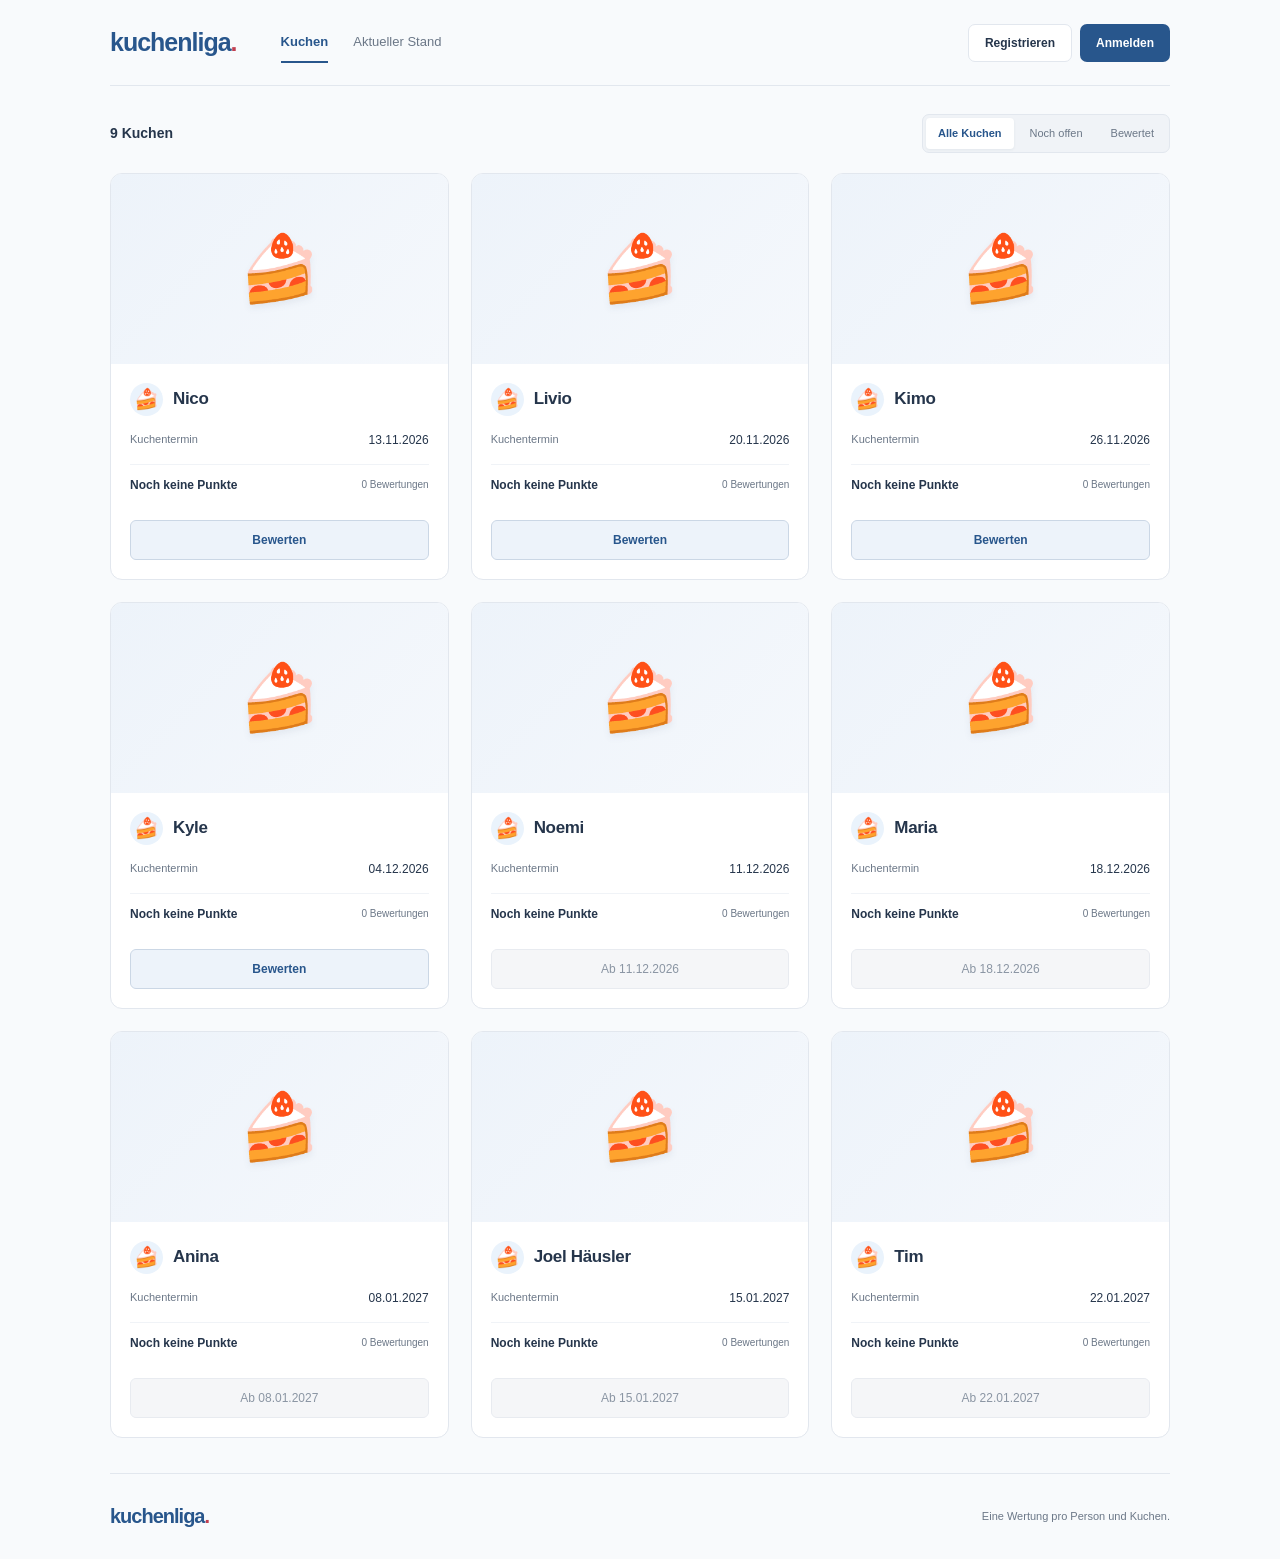
<file: index.html>
<!doctype html>
<html lang="de-CH">
<head>
  <meta charset="utf-8">
  <meta name="viewport" content="width=device-width, initial-scale=1">
  <meta name="theme-color" content="#eaf3fc">
  <meta name="description" content="Die Kuchenliga unserer Klasse. Kuchen probieren, ehrlich bewerten und gemeinsam den Favoriten finden.">
  <title>Kuchenliga · Ein Stück Klassenliebe</title>
  <link rel="icon" type="image/svg+xml" href="./favicon.svg">
  <link rel="stylesheet" href="./styles.1fde2254679e.css">
  <script type="module" src="./app.036a0ec8f0bc.js"></script>
</head>
<body>
  <a class="skip" href="#main">Zum Inhalt</a>
  <header class="site-header wrap">
    <a class="brand" href="./" aria-label="Kuchenliga Startseite">kuchenliga<span class="brand-dot">.</span></a>
    <nav class="main-nav" aria-label="Hauptnavigation"><button class="nav-link active" data-view="cakes">Kuchen</button><button class="nav-link" data-view="ranking">Aktueller Stand</button></nav>
    <div id="account"><div class="auth-actions"><button class="button small outline" data-register>Registrieren</button><button class="button small dark" data-login>Anmelden</button></div></div>
  </header>
  <main id="main">
    <section class="league wrap" aria-label="Kuchenliga">
      <div id="mode-banner" hidden></div>
      <div id="notice" class="notice" role="status" aria-live="polite" hidden></div>
      <div id="view-cakes">
        <div class="section-head"><div><h1 class="sr-only">Kuchenübersicht <span class="count">9</span></h1><span class="list-summary">9 Kuchen</span></div><div class="filters" aria-label="Kuchen filtern"><button class="filter active" data-filter="all" aria-pressed="true">Alle Kuchen</button><button class="filter" data-filter="open" aria-pressed="false">Noch offen</button><button class="filter" data-filter="done" aria-pressed="false">Bewertet</button></div></div>
        <div id="progress" hidden></div><div id="cakes" class="cake-grid"></div>
        
      </div>
      <div id="view-ranking" hidden><div class="section-head"><div><h1 class="sr-only">Aktueller Stand</h1><span class="list-summary">Durchschnittliche Punkte</span></div><button id="refresh" class="button outline small">Aktualisieren</button></div><div id="ranking"></div></div>
      <div id="view-schedule" hidden><p class="section-kicker">Alle Termine auf einen Blick.</p><h2>Unser Kuchenplan</h2><p class="section-intro">Bewerten geht erst ab dem jeweiligen Datum. Berny, Joel Stocker und Raphael stimmen mit ab, ohne selbst einen Kuchen mitzubringen.</p><div id="schedule-list"></div></div><div id="view-rules" hidden><p class="section-kicker">So funktioniert es.</p><h2>Unsere Spielregeln</h2><div class="rules-grid"><article><span aria-hidden="true">🥧</span><h3>Die Klasse backt.</h3><p>Neun Kuchen, zwölf Stimmen. Berny, Joel Stocker und Raphael bewerten mit, ohne selbst zu backen. Probiert erst, bevor ihr Punkte verteilt.</p></article><article><span aria-hidden="true">✦</span><h3>Dein Geschmack zählt.</h3><p>Vergib 1 bis 10 Punkte. 1 bedeutet «nicht mein Fall», 10 bedeutet «bitte noch ein Stück».</p></article><article><span aria-hidden="true">🔒</span><h3>Einmal ist einmal.</h3><p>Eine abgesendete Wertung ist endgültig. Deinen eigenen Kuchen kannst du nicht bewerten. Andere Kuchen werden erst ab ihrem geplanten Datum freigeschaltet.</p></article><article><span aria-hidden="true">♥</span><h3>Bleibt unter euch.</h3><p>Teile dein Passwort nicht. Andere sehen die Durchschnittspunkte, aber nicht deine einzelne Bewertung.</p></article></div></div>
    </section>
  </main>
  <footer class="wrap"><a class="brand" href="./">kuchenliga<span class="brand-dot">.</span></a><p>Eine Wertung pro Person und Kuchen.</p></footer>
  <dialog id="login-dialog" aria-labelledby="login-title"><button class="close" data-close aria-label="Schliessen">×</button><h2 id="login-title">Anmelden</h2><p>Melde dich mit deinem persönlichen Klassen-Zugang an.</p><form id="login-form"><label for="person">Dein Name</label><select id="person" name="person" required><option value="">Bitte auswählen</option></select><label for="password">Dein Passwort</label><input id="password" type="password" name="password" autocomplete="current-password" required minlength="12"><p id="login-error" class="error" role="alert" hidden></p><button class="button cherry full" id="login-submit" type="submit">Jetzt anmelden</button></form><p class="dialog-foot">Noch kein Zugang? <button class="text-button" data-register>Jetzt registrieren</button></p></dialog>
  <dialog id="vote-dialog" aria-labelledby="vote-title"><button class="close" data-close aria-label="Schliessen">×</button><p class="section-kicker">Kuchen bewerten</p><h2 id="vote-title"></h2><p>Wie hat dir der Kuchen geschmeckt?</p><fieldset class="score-field"><legend class="sr-only">Punkte von 1 bis 10</legend><div id="score-buttons" class="score-buttons"></div></fieldset><div class="score-scale"><span>Nicht mein Fall</span><span>Bitte noch ein Stück!</span></div><div id="selection-summary" class="selection-summary">Wähle deine Punktzahl.</div><p id="preview-note" class="preview-note" hidden>Vorschau: Es werden keine Stimmen gespeichert.</p><label class="confirmation"><input type="checkbox" id="vote-confirm"> <span>Ich bestätige meine endgültige Bewertung.</span></label><p class="dialog-foot">Nach dem Absenden kannst du deine Wertung nicht mehr ändern.</p><p id="vote-error" class="error" role="alert" hidden></p><button class="button cherry full" id="submit-vote" disabled>Verbindlich bewerten</button></dialog>
<dialog id="profile-dialog" aria-labelledby="profile-title"><button class="close" data-close aria-label="Schliessen">×</button><div id="profile-preview" class="profile-preview" aria-hidden="true">🍰</div><h2 id="profile-title">Mein Profil</h2><p id="profile-name"></p><label class="file-label" for="profile-photo-file">Dein Profilbild</label><input id="profile-photo-file" type="file" accept="image/jpeg,image/png,image/webp"><button id="remove-profile-photo" class="text-button" type="button" hidden>Profilbild entfernen</button><h3 class="option-label">Oder ein Emoji</h3><div id="avatar-options" class="avatar-options" aria-label="Avatar auswählen"></div><h3 class="option-label">Deine Farbe</h3><div id="color-options" class="color-options" aria-label="Profilfarbe auswählen"></div><p id="profile-error" class="error" role="alert" hidden></p><button id="save-profile" class="button cherry full">Profil speichern</button></dialog>
<dialog id="photo-dialog" aria-labelledby="photo-title"><button class="close" data-close aria-label="Schliessen">×</button><h2 id="photo-title">Dein Kuchenfoto</h2><p>JPG, PNG oder WebP, bis 10 MB.</p><label class="file-label" for="cake-photo-file">Foto auswählen</label><input id="cake-photo-file" type="file" accept="image/jpeg,image/png,image/webp"><img id="photo-preview" class="photo-preview" alt="Vorschau deines Kuchenfotos" hidden><p id="photo-error" class="error" role="alert" hidden></p><button id="save-photo" class="button full" disabled>Foto speichern</button></dialog>
<dialog id="registration-dialog" aria-labelledby="registration-title"><button class="close" data-close aria-label="Schliessen">×</button><h2 id="registration-title">Registrieren</h2><p>Wähle deinen Namen und lege dein eigenes Passwort fest.</p><form id="registration-form"><label for="register-person">Dein Name</label><select id="register-person" required><option value="">Bitte auswählen</option></select><label for="new-password">Neues Passwort</label><input id="new-password" type="password" autocomplete="new-password" required minlength="12" maxlength="128"><label for="repeat-password">Passwort wiederholen</label><input id="repeat-password" type="password" autocomplete="new-password" required minlength="12" maxlength="128"><p class="dialog-foot">Mindestens 12 Zeichen. Wähle ein Passwort, das nur du kennst.</p><p id="registration-error" class="error" role="alert" hidden></p><button id="register-submit" type="submit" class="button full">Registrieren</button></form></dialog>
</body>
</html>
</file>
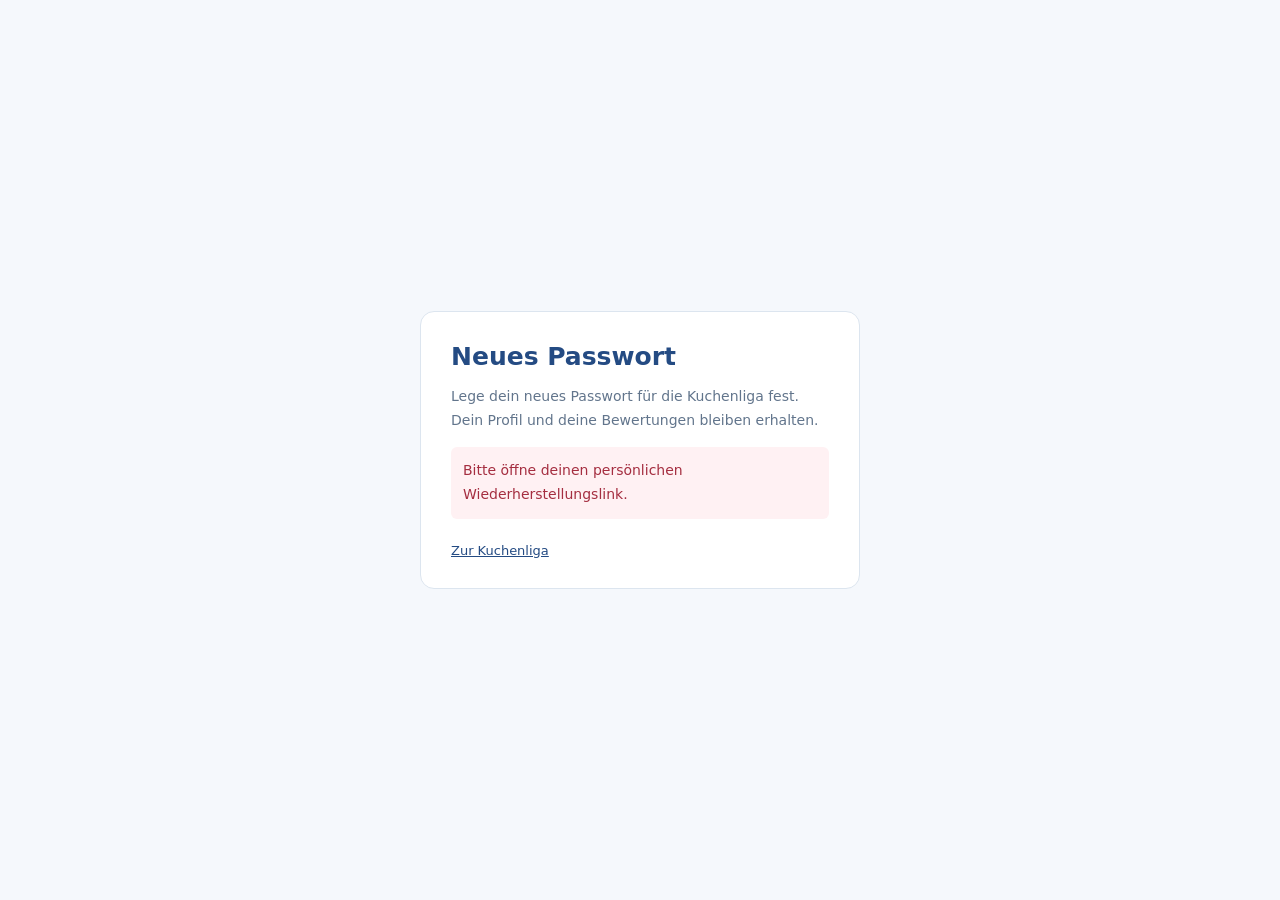
<file: passwort.html>
<!doctype html>
<html lang="de-CH"><head><meta charset="utf-8"><meta name="viewport" content="width=device-width,initial-scale=1"><meta name="referrer" content="no-referrer"><meta name="robots" content="noindex,nofollow"><title>Passwort zurücksetzen · Kuchenliga</title><link rel="icon" href="./favicon.svg" type="image/svg+xml"><style>
*{box-sizing:border-box}body{margin:0;background:#f5f8fc;color:#244b83;font:16px system-ui;min-height:100dvh;display:grid;place-items:center;padding:24px}main{background:white;border:1px solid #dce5ef;border-radius:14px;width:100%;max-width:440px;padding:30px}h1{font-size:25px;margin:0 0 12px}p{color:#62758c;font-size:14px;line-height:1.7}label{display:block;font-size:13px;font-weight:650;margin:20px 0 8px}input{width:100%;font:inherit;padding:12px;border:1px solid #ccd6e1;border-radius:7px}button{width:100%;border:0;border-radius:7px;font:650 14px system-ui;padding:14px;margin-top:24px;background:#244b83;color:white;cursor:pointer}button:disabled{opacity:.55;cursor:wait}a{color:#244b83}#error{background:#fff1f3;color:#a52e40;border-radius:6px;padding:12px}#success{background:#e8f2ef;color:#2c6151;border-radius:6px;padding:14px}#back{display:block;font-size:13px;margin-top:24px}main{animation:appear .2s ease-out}@keyframes appear{from{opacity:0;transform:translateY(5px)}to{opacity:1;transform:none}}@media(prefers-reduced-motion:reduce){main{animation:none}}[hidden]{display:none!important}
</style></head><body><main><h1 id="title">Neues Passwort</h1><p id="intro">Lege dein neues Passwort für die Kuchenliga fest. Dein Profil und deine Bewertungen bleiben erhalten.</p><form id="reset-form"><label for="reset-password">Neues Passwort</label><input id="reset-password" type="password" autocomplete="new-password" minlength="12" maxlength="128" required><label for="reset-repeat">Passwort wiederholen</label><input id="reset-repeat" type="password" autocomplete="new-password" minlength="12" maxlength="128" required><p>Mindestens 12 Zeichen.</p><button id="reset-submit">Neues Passwort speichern</button></form><p id="error" role="alert" hidden></p><p id="success" role="status" hidden></p><a id="back" href="./">Zur Kuchenliga</a></main><script type="module" src="./recovery.f3fb36b93c1c.js"></script></body></html>
</file>
<file: styles.1fde2254679e.css>
:root{--ink:#25354b;--blue:#28568c;--pale:#edf3fa;--muted:#6b7787;--line:#e2e7ee;--green:#28724f;--red:#c13f50;font-family:-apple-system,BlinkMacSystemFont,'Segoe UI',sans-serif;color:var(--ink);background:#f8fafc;font-weight:500;line-height:1.5;font-synthesis:none}*{box-sizing:border-box}body{margin:0}h1,h2,h3,p{margin:0}h1,h2,h3{line-height:1.25;letter-spacing:-.035em}button,input,select{font:inherit}button{cursor:pointer;border:0;background:none;color:inherit;touch-action:manipulation}button:disabled{cursor:not-allowed}a{color:inherit;text-decoration:none}button:focus-visible,a:focus-visible,input:focus-visible,select:focus-visible{outline:3px solid #74a5dc;outline-offset:3px}[hidden]{display:none!important}.wrap{width:min(1060px,calc(100% - 64px));margin-inline:auto}.site-header{height:86px;display:flex;align-items:center;gap:44px;border-bottom:1px solid var(--line)}.brand{font-weight:800;font-size:25px;letter-spacing:-1px;color:var(--blue);white-space:nowrap}.brand-dot{color:var(--red)}.main-nav{display:flex;gap:25px;flex:1}.nav-link{font-size:13px;padding:10px 0;color:var(--muted);border-bottom:2px solid transparent}.nav-link.active{color:var(--blue);border-bottom-color:var(--blue);font-weight:750}.button{display:inline-flex;align-items:center;justify-content:center;border-radius:7px;padding:12px 19px;min-height:44px;background:var(--blue);color:white;font-size:13px;font-weight:700;gap:10px}.button:hover:not(:disabled){background:#1f4675}.button:disabled{opacity:.45}.button.small{padding:9px 16px;min-height:38px;font-size:12px}.button.outline{background:white;color:var(--ink);border:1px solid var(--line)}.button.outline:hover{background:var(--pale)}.button.full{width:100%}.intro{padding-top:36px;padding-bottom:24px}.intro h1{font-size:33px;font-weight:700;margin-bottom:8px}.intro p{font-size:14px;color:var(--muted)}.league{padding-top:28px;padding-bottom:35px;min-height:450px}.mode-banner{display:flex;align-items:center;gap:5px;background:var(--pale);color:#52667d;border-radius:7px;padding:12px 15px;font-size:12px;margin-bottom:28px;flex-wrap:wrap}.mode-banner button{padding:0;text-decoration:underline;font-weight:750;color:var(--blue)}.mode-banner.live{background:#eff5f1;color:#437257}.notice{font-size:13px;background:#edf7ef;color:var(--green);padding:12px 15px;border-radius:7px;margin-bottom:20px}.section-head{display:flex;align-items:center;justify-content:space-between;gap:20px;margin-bottom:20px}.section-kicker{font-size:11px;color:var(--muted);margin-bottom:5px}h1,h2{font-size:23px;font-weight:750}.section-head h1,.section-head h2{display:flex;align-items:center;gap:9px}.count{display:inline-grid;place-items:center;font-size:11px;letter-spacing:0;background:#e9eef5;border-radius:5px;min-width:24px;height:23px}.filters{display:flex;gap:4px;padding:3px;border:1px solid var(--line);border-radius:7px;background:#f0f3f7}.filter{font-size:11px;padding:7px 12px;border-radius:4px;color:var(--muted)}.filter.active{background:white;color:var(--blue);font-weight:750;box-shadow:0 1px 3px #263a5010}.cake-grid{display:flex;flex-direction:column;border:1px solid var(--line);border-radius:10px;overflow:hidden;background:white}.cake-card{display:grid;grid-template-columns:minmax(180px,1.2fr) 140px minmax(130px,1fr) 175px;gap:22px;align-items:center;padding:19px 22px;border-bottom:1px solid var(--line)}.cake-card:last-child{border-bottom:0}.person-block{display:flex;align-items:center;gap:12px;min-width:0}.card-avatar{display:grid;place-items:center;border-radius:50%;width:38px;height:38px;flex-shrink:0;font-size:23px}.cake-card h3{font-size:15px;font-weight:750;letter-spacing:-.02em}.self-label{font-size:10px;color:var(--muted);display:block;margin-top:2px}.date-block,.score-block{display:flex;flex-direction:column;font-size:12px;gap:2px}.row-label{font-size:10px;color:var(--muted)}.average{font-size:12px;font-weight:650}.card-button{border-radius:6px;border:1px solid #cbd7e5;background:var(--pale);color:var(--blue);font-weight:700;padding:10px 12px;font-size:11px;min-height:38px;width:100%}.card-button:hover:not(:disabled){background:#dce9f7}.card-button:disabled{background:#f5f6f8;color:#8a95a3;border-color:#e8ebf0;font-weight:500}.card-button.done{background:#eef7f0;color:var(--green);border-color:#dcecdf}.card-button.self{color:#758291}.quiet-note{text-align:center;font-size:11px;color:var(--muted);margin:21px auto 0}.progress-text{display:flex;justify-content:space-between;font-size:11px;color:var(--muted);margin-bottom:6px}.progress-bar{height:4px;background:#e6edf4;border-radius:5px;margin-bottom:19px;overflow:hidden}.progress-bar i{height:100%;background:var(--blue);display:block;border-radius:5px}.section-intro{font-size:13px;color:var(--muted);margin:15px 0 22px;max-width:720px;line-height:1.75}.empty{padding:38px 22px;text-align:center;border-radius:9px;background:white}.empty-icon{font-size:27px;color:#8c9db0}.empty h3{font-size:19px;margin:13px 0 8px}.empty p{font-size:13px;color:var(--muted);max-width:600px;margin:auto}.ranking-table{width:100%;border-collapse:collapse;background:white;font-size:13px}.ranking-table th{text-align:left;font-size:11px;color:var(--muted);font-weight:600;padding:14px 18px;border-bottom:1px solid var(--line)}.ranking-table td{padding:18px;border-bottom:1px solid var(--line)}.ranking-table th:last-child,.ranking-table td:last-child{text-align:right}.rank-num{font-weight:750;color:var(--blue)}.rank-name{font-weight:650}.rank-score{font-size:17px;font-weight:750}.rank-track{width:110px;height:4px;background:var(--pale);overflow:hidden;border-radius:3px}.rank-track span{height:100%;display:block;background:#83a6cf;border-radius:3px}.schedule-row{display:grid;grid-template-columns:140px 1fr 170px;gap:20px;padding:18px;border-bottom:1px solid var(--line);font-size:13px;align-items:center;background:white}.schedule-row time{color:var(--muted);font-size:12px}.schedule-row>span{font-size:11px;color:var(--muted);text-align:right}.schedule-row.today{background:#edf3fa}.schedule-row.today>span{color:var(--blue);font-weight:700}.rules-grid{display:grid;grid-template-columns:repeat(2,1fr);gap:22px 40px;margin-top:25px}.rules-grid article{padding:20px 0;border-top:1px solid var(--line)}.rules-grid article>span{display:none}.rules-grid h3{font-size:17px;margin-bottom:9px}.rules-grid p{font-size:13px;color:var(--muted);line-height:1.8;max-width:65ch}footer{border-top:1px solid var(--line);display:flex;align-items:center;justify-content:space-between;gap:20px;min-height:86px}footer .brand{font-size:20px}footer p{font-size:11px;color:var(--muted)}.account-user{display:flex;align-items:center;gap:16px}.account-user #open-profile{display:flex;align-items:center;gap:8px;font-size:12px;font-weight:700;padding:0}.profile-avatar{display:grid;place-items:center;width:29px;height:29px;font-size:19px;border-radius:50%}.account-user #logout{font-size:11px;color:var(--muted);padding:9px 0}dialog{border:1px solid var(--line);border-radius:13px;padding:30px;width:min(460px,calc(100% - 32px));max-height:90dvh;overflow-y:auto;color:var(--ink);box-shadow:0 20px 80px #24364c25;background:white}dialog::backdrop{background:#26374b65}dialog h2{font-size:25px;margin-bottom:11px;max-width:90%}dialog>p{font-size:13px;color:var(--muted);margin-bottom:20px;line-height:1.7}.close{position:absolute;right:12px;top:10px;font-size:26px;line-height:1;padding:5px;color:var(--muted)}form label{display:block;font-size:12px;font-weight:700;margin:18px 0 7px}input[type=password],select{width:100%;border:1px solid #ccd6e1;padding:12px;border-radius:6px;color:var(--ink);background:white;font-size:14px}form .button{margin-top:24px}.dialog-foot{font-size:11px!important;color:var(--muted)!important;line-height:1.7;margin:15px 0 0!important}.score-field{border:0;margin:22px 0 0;padding:0}.score-buttons{display:grid;grid-template-columns:repeat(5,1fr);gap:8px}.score-button{min-height:48px;border:1px solid #d3deea;background:#f4f7fb;font-size:21px;font-weight:750;border-radius:6px}.score-button[aria-pressed=true]{background:var(--blue);color:white;border-color:var(--blue)}.score-scale{display:flex;justify-content:space-between;font-size:10px;color:var(--muted);margin-top:9px}.selection-summary{margin-top:20px;background:var(--pale);text-align:center;padding:13px;border-radius:6px;font-size:13px;font-weight:700}.confirmation{display:flex;align-items:flex-start;gap:8px;font-size:12px;margin-top:20px;line-height:1.7}.confirmation input{margin-top:4px;accent-color:var(--blue);width:15px;height:15px;flex-shrink:0}#submit-vote{margin-top:20px}.error{font-size:12px;color:#a52e40;background:#fff1f3;padding:11px;border-radius:6px;margin-top:14px}.preview-note{font-size:12px;color:#86652d;background:#fff6e3;padding:11px;border-radius:6px;margin-top:14px}.profile-preview{width:67px;height:67px;border-radius:50%;display:grid;place-items:center;font-size:38px;margin-bottom:18px}.option-label{font-size:12px;letter-spacing:0;margin:22px 0 11px}.avatar-options{display:grid;grid-template-columns:repeat(6,1fr);gap:7px}.avatar-option{font-size:24px;min-height:44px;border-radius:6px;border:2px solid transparent;background:#f4f6f9}.avatar-option[aria-pressed=true],.color-option[aria-pressed=true]{border-color:var(--blue)}.color-options{display:flex;gap:12px;flex-wrap:wrap;margin-bottom:25px}.color-option{width:35px;height:35px;border:2px solid transparent;border-radius:50%}.skip{position:fixed;left:10px;top:-100px;z-index:99;background:white;padding:10px}.skip:focus{top:10px}.sr-only{position:absolute;width:1px;height:1px;padding:0;margin:-1px;overflow:hidden;clip:rect(0,0,0,0);white-space:nowrap;border:0}
@media(max-width:900px){.wrap{width:calc(100% - 40px)}.site-header{gap:24px}.main-nav{gap:18px}.nav-link{font-size:12px}.cake-card{grid-template-columns:minmax(145px,1.2fr) 115px minmax(110px,1fr) 155px;gap:15px;padding:18px 17px}.card-avatar{width:32px;height:32px;font-size:20px}.person-block{gap:9px}.cake-card h3{font-size:14px}}
@media(max-width:700px){.wrap{width:calc(100% - 28px)}.site-header{height:auto;min-height:109px;flex-wrap:wrap;justify-content:space-between;gap:12px;padding-top:18px}.brand{font-size:23px}.main-nav{order:3;width:100%;flex:auto;justify-content:space-between;border-top:1px solid var(--line);gap:15px;padding-top:4px}.nav-link{font-size:12px;padding:9px 0 11px}.button.small{min-height:34px;padding:7px 13px;font-size:11px}.intro{padding-top:25px;padding-bottom:21px}.intro h1{font-size:28px;margin-bottom:8px}.intro p{font-size:12px;line-height:1.7;max-width:36ch}.mode-banner{font-size:11px;margin-bottom:22px;padding:11px 12px}.section-head{flex-direction:column;align-items:stretch;gap:15px;margin-bottom:15px}.section-head h1,.section-head h2{font-size:21px}.filters{width:100%}.filter{flex:1;padding:8px 5px}.cake-card{grid-template-columns:minmax(0,1fr) 145px;gap:12px 14px;padding:17px 14px;position:relative;align-items:start}.person-block{grid-column:1;grid-row:1;align-items:center}.cake-card h3{font-size:14px}.card-avatar{width:29px;height:29px;font-size:18px}.date-block{grid-column:1;grid-row:2;padding-left:38px;font-size:11px;margin-top:-8px}.date-block .row-label{display:none}.score-block{grid-column:2;grid-row:1;align-items:flex-end;gap:3px}.average{font-size:11px;line-height:1.4}.row-label{font-size:9px}.card-button{grid-column:2;grid-row:2;font-size:10px;min-height:34px;padding:8px 5px}.quiet-note{font-size:10px;line-height:1.7;padding:0 12px}.account-user{gap:12px}.account-user #open-profile{font-size:11px;gap:5px}.account-user #logout{font-size:10px}.profile-avatar{width:26px;height:26px;font-size:17px}.schedule-row{grid-template-columns:90px 1fr;gap:7px;padding:15px 12px;font-size:12px}.schedule-row time{font-size:11px}.schedule-row>span{grid-column:2;text-align:left;font-size:10px}.ranking-table{font-size:12px}.ranking-table td,.ranking-table th{padding:14px 8px}.rank-score{font-size:16px}.track-cell{display:none}.rules-grid{grid-template-columns:1fr;gap:0;margin-top:10px}.rules-grid h3{font-size:16px}.rules-grid p{font-size:12px}.section-intro{font-size:12px}.empty{padding:30px 18px}.empty h3{font-size:18px}.empty p{font-size:12px}footer{min-height:85px;gap:12px}footer .brand{font-size:18px}footer p{font-size:9px;max-width:145px;text-align:right}dialog{padding:27px 21px}dialog h2{font-size:23px}.avatar-options{gap:5px}.color-options{gap:10px}.color-option{width:32px;height:32px}}
@media(prefers-reduced-motion:reduce){*,*:before,*:after{scroll-behavior:auto!important;transition:none!important}}

.list-summary{font-size:14px;font-weight:650;color:var(--ink)}
.button,.card-button,.nav-link,.score-button,.avatar-option,.color-option{transition:background-color .16s ease,color .16s ease,border-color .16s ease,transform .16s ease}
.card-button:hover:not(:disabled),.button:hover:not(:disabled){transform:translateY(-1px)}
.score-button[aria-pressed=true]{transform:scale(1.06)}
.progress-bar i{transition:width .3s ease}
.view-enter{animation:view-in .18s ease-out}
dialog[open]{animation:dialog-in .2s cubic-bezier(.2,.7,.3,1)}
dialog[open]::backdrop{animation:backdrop-in .18s ease-out}
@keyframes view-in{from{opacity:0;transform:translateY(4px)}to{opacity:1;transform:translateY(0)}}
@keyframes dialog-in{from{opacity:0;transform:translateY(8px) scale(.98)}to{opacity:1;transform:translateY(0) scale(1)}}
@keyframes backdrop-in{from{opacity:0}to{opacity:1}}
@media(prefers-reduced-motion:reduce){*,*:before,*:after{animation:none!important;transition:none!important}}
.cake-grid{display:grid;grid-template-columns:repeat(3,minmax(0,1fr));gap:22px;border:0;border-radius:0;background:none;overflow:visible}.cake-card{display:flex;flex-direction:column;align-items:stretch;gap:0;padding:0;border:1px solid var(--line);border-radius:12px;overflow:hidden;background:white;transition:box-shadow .2s ease,transform .2s ease}.cake-card:last-child{border-bottom:1px solid var(--line)}.cake-card:hover{box-shadow:0 8px 24px #25354b09;transform:translateY(-2px)}.cake-image-area{position:relative;height:190px;background:#edf3f9}.cake-photo{width:100%;height:100%;object-fit:cover;display:block}.cake-photo-placeholder{display:grid;place-items:center;height:100%;background:linear-gradient(135deg,#edf3fa,#f5f8fc)}.cake-photo-placeholder span{font-size:65px;filter:drop-shadow(0 4px 3px #24364c10)}.photo-button{position:absolute;bottom:12px;right:12px;padding:9px 12px;background:#fffffff0;border:1px solid #d9e3ed;border-radius:7px;font-size:11px;font-weight:700;box-shadow:0 2px 8px #20344d09}.photo-button:hover{background:white}.tile-content{padding:19px;display:flex;flex-direction:column;gap:15px;flex:1}.tile-content .person-block{gap:10px}.tile-content h3{font-size:17px}.tile-content .card-avatar{width:33px;height:33px;font-size:20px}.tile-content .date-block{flex-direction:row;justify-content:space-between;font-size:12px;align-items:center;padding:0;margin:0}.tile-content .date-block .row-label{display:block;font-size:11px}.tile-content .score-block{flex-direction:row;justify-content:space-between;align-items:center;padding:11px 0;border-top:1px solid #f0f3f7;gap:8px}.tile-content .card-button{margin-top:auto;font-size:12px;min-height:40px}.tile-content .row-label{font-size:10px}.file-label{display:block;font-size:12px;font-weight:700;margin-bottom:8px}input[type=file]{width:100%;font-size:12px;margin-bottom:20px}input[type=file]::file-selector-button{border:1px solid var(--line);border-radius:6px;background:var(--pale);padding:10px 12px;margin-right:10px;color:var(--blue);font:inherit}.photo-preview{width:100%;max-height:260px;object-fit:contain;border-radius:8px;margin-bottom:20px;background:#f5f7fa}#save-photo{margin-top:18px}
@media(max-width:900px){.cake-grid{grid-template-columns:repeat(2,minmax(0,1fr));gap:18px}.cake-image-area{height:190px}}
@media(max-width:560px){.cake-grid{grid-template-columns:1fr;gap:18px}.cake-image-area{height:210px}.tile-content{padding:18px}.tile-content .person-block,.tile-content .date-block,.tile-content .score-block,.tile-content .card-button{grid-column:auto;grid-row:auto}.tile-content h3{font-size:17px}.tile-content .average{font-size:12px}.cake-card{padding:0}.tile-content .card-button{font-size:12px}.cake-card:hover{transform:none}}
.auth-actions{display:flex;align-items:center;gap:8px}.text-button{font-size:inherit;color:var(--blue);padding:0;text-decoration:underline}
@media(max-width:700px){.auth-actions{gap:6px}.auth-actions .button.small{padding:7px 10px;font-size:11px}}
.profile-picture{width:100%;height:100%;object-fit:cover;border-radius:50%;display:block}.profile-preview{overflow:hidden;flex-shrink:0}.profile-preview .profile-picture{width:100%;height:100%}#profile-photo-file{margin-bottom:12px}#remove-profile-photo{font-size:12px;margin-bottom:8px}
</file>
